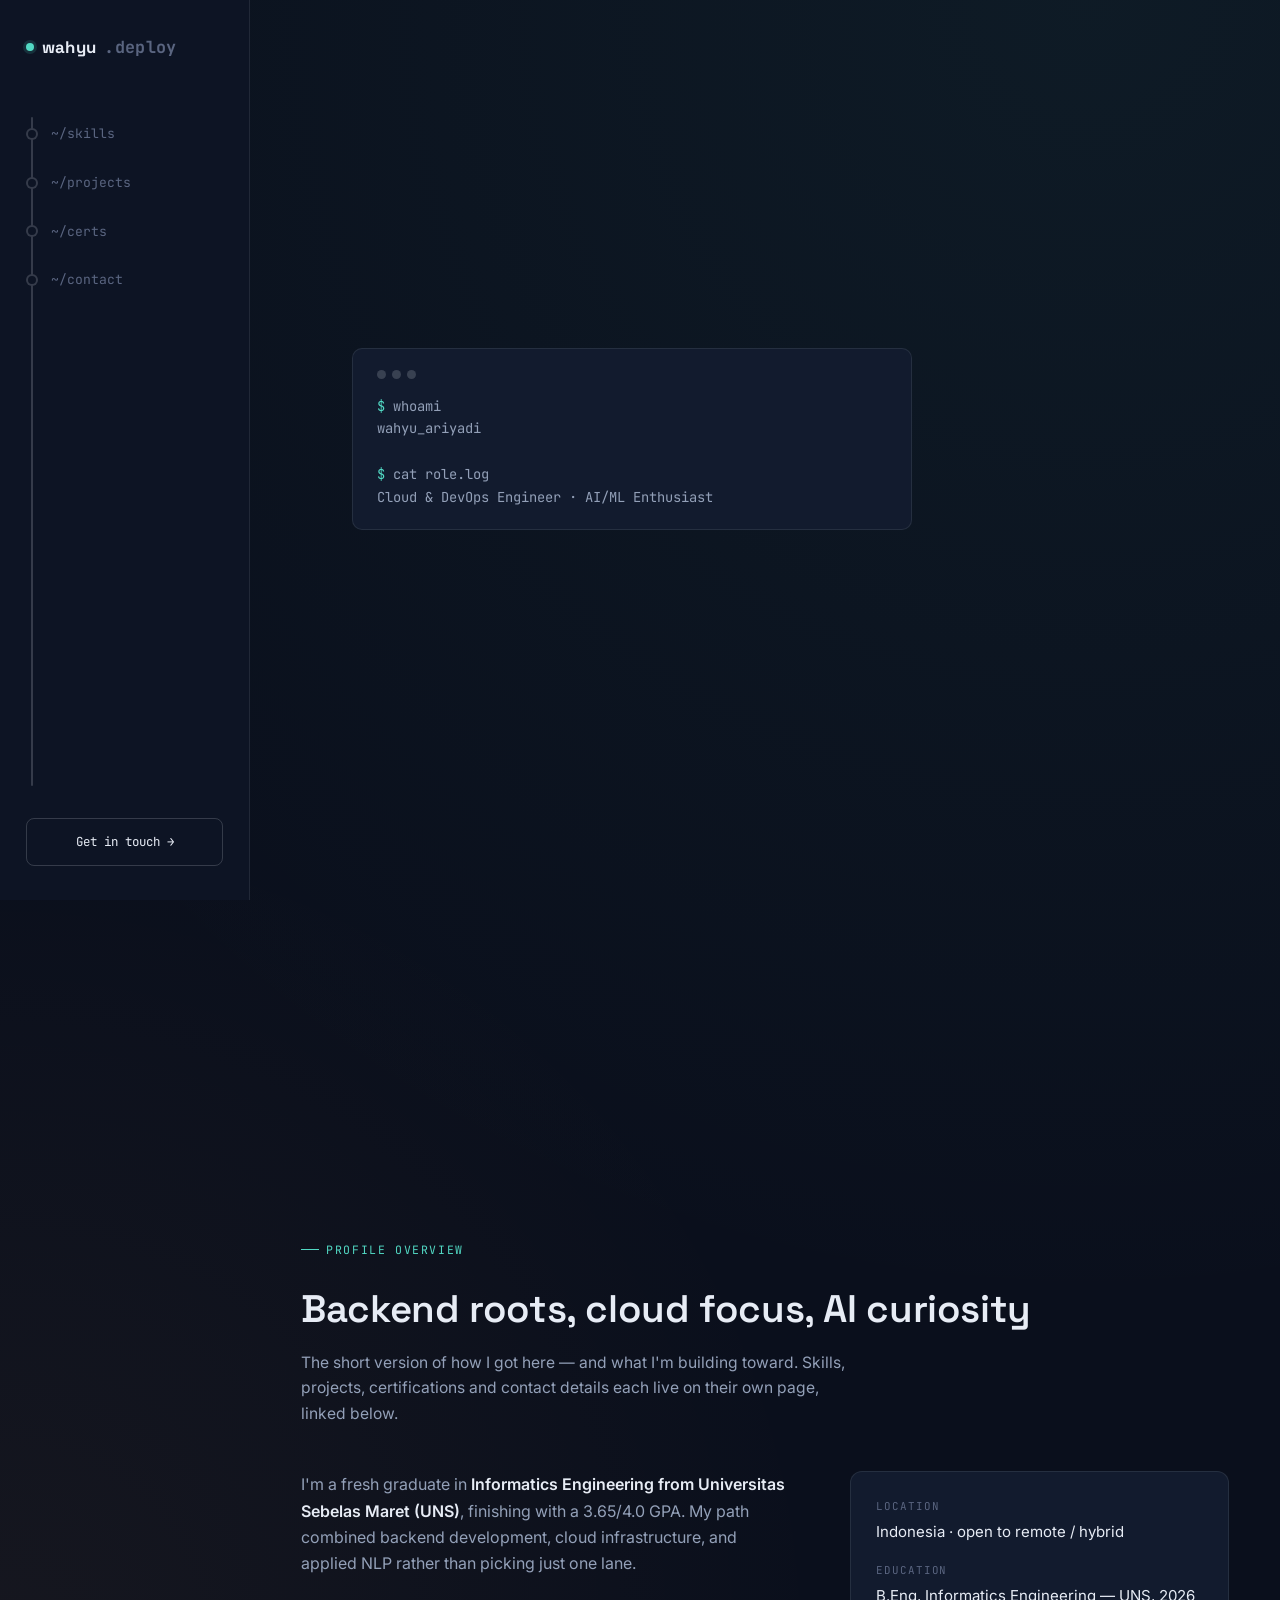
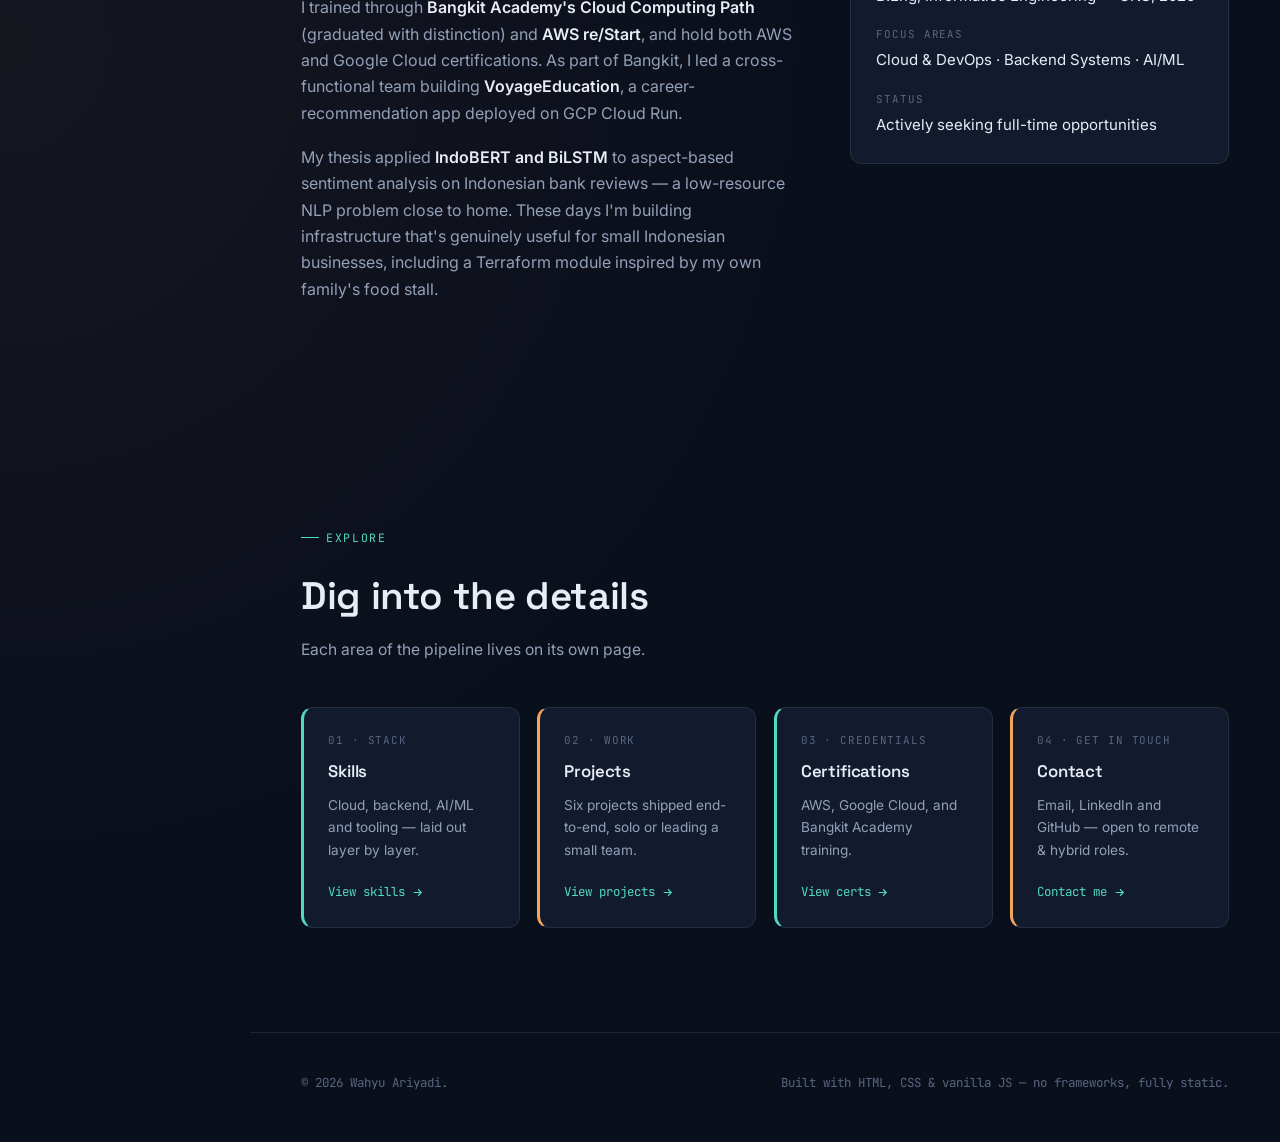
<file: index.html>
<!DOCTYPE html>
<html lang="en">
<head>
<meta charset="UTF-8">
<meta name="viewport" content="width=device-width, initial-scale=1.0">
<title>Wahyu Ariyadi — Cloud &amp; DevOps Engineer</title>
<meta name="description" content="Portfolio of Wahyu Ariyadi — Cloud &amp; DevOps Engineer and AI/ML enthusiast. Fresh graduate in Informatics Engineering, UNS.">
<link rel="preconnect" href="https://fonts.googleapis.com">
<link rel="preconnect" href="https://fonts.gstatic.com" crossorigin>
<link href="https://fonts.googleapis.com/css2?family=Space+Grotesk:wght@500;600;700&family=Inter:wght@400;500;600&family=JetBrains+Mono:wght@400;500;600&display=swap" rel="stylesheet">
<link rel="stylesheet" href="style.css">
<link rel="icon" type="image/svg+xml" href="favicon.svg">
<link rel="icon" type="image/png" sizes="32x32" href="favicon-32.png">
<link rel="icon" type="image/png" sizes="16x16" href="favicon-16.png">
<link rel="apple-touch-icon" href="apple-touch-icon.png">
</head>
<body data-page="index">

  <!-- ============ DESKTOP SIDEBAR NAV ============ -->
  <nav class="pipeline-nav" aria-label="Section navigation">
    <a class="nav-brand" href="index.html"><span class="dot"></span> wahyu<span class="mono" style="color:var(--text-mute)">.deploy</span></a>
    <ul class="nav-stages" id="navStages">
      <div class="track"></div>
      <div class="track-fill" id="trackFill"></div>
      <li data-target="skills"><a href="skills.html"><span class="node"></span><span>~/skills</span></a></li>
      <li data-target="projects"><a href="projects.html"><span class="node"></span><span>~/projects</span></a></li>
      <li data-target="certifications"><a href="certifications.html"><span class="node"></span><span>~/certs</span></a></li>
      <li data-target="contact"><a href="contact.html"><span class="node"></span><span>~/contact</span></a></li>
    </ul>
    <a class="nav-cta" href="contact.html">Get in touch →</a>
  </nav>

  <!-- ============ MOBILE TOP BAR ============ -->
  <div class="mobile-bar">
    <a class="nav-brand" href="index.html"><span class="dot"></span> wahyu.deploy</a>
    <button class="mobile-toggle" id="mobileToggle" aria-label="Open navigation" aria-expanded="false">
      <svg viewBox="0 0 24 24" fill="none" stroke="currentColor" stroke-width="1.8"><line x1="3" y1="6" x2="21" y2="6"/><line x1="3" y1="12" x2="21" y2="12"/><line x1="3" y1="18" x2="21" y2="18"/></svg>
    </button>
  </div>
  <div class="mobile-progress" id="mobileProgress"></div>

  <div class="mobile-overlay" id="mobileOverlay">
    <ul id="mobileStages">
      <li class="home-item"><a href="index.html"><span class="node"></span>~/home</a></li>
      <li data-target="skills"><a href="skills.html"><span class="node"></span>~/skills</a></li>
      <li data-target="projects"><a href="projects.html"><span class="node"></span>~/projects</a></li>
      <li data-target="certifications"><a href="certifications.html"><span class="node"></span>~/certs</a></li>
      <li data-target="contact"><a href="contact.html"><span class="node"></span>~/contact</a></li>
    </ul>
  </div>

  <main>
    <!-- ============ HERO ============ -->
    <section id="hero">
      <div class="hero-inner">
        <div class="terminal">
          <div class="terminal-head"><span></span><span></span><span></span></div>
          <div class="terminal-body" id="terminalBody"></div>
        </div>
        <h1 class="hero-name" id="heroName">Wahyu Ariyadi <span class="accent">.</span></h1>
        <p class="hero-tagline" id="heroTagline">Cloud &amp; DevOps Engineer building reliable, low-cost infrastructure — with an AI/ML edge. Fresh graduate ready to ship.</p>
        <div class="hero-cta" id="heroCta">
          <a class="btn btn-primary" href="projects.html">
            View Projects
            <svg viewBox="0 0 24 24" fill="none" stroke="currentColor" stroke-width="2"><path d="M5 12h14M13 6l6 6-6 6"/></svg>
          </a>
          <a class="btn btn-outline" href="https://drive.google.com/file/d/1XT6VX0R2ac3Sok4vpwoUoUvRlZqza7V4/view?usp=sharing" target="_blank" rel="noopener noreferrer">
              Download CV
            <svg viewBox="0 0 24 24" fill="none" stroke="currentColor" stroke-width="2"><path d="M12 3v12m0 0l-4-4m4 4l4-4M4 21h16"/></svg>
          </a>
        </div>
      </div>
    </section>

    <!-- ============ OVERVIEW (About + Background) ============ -->
    <section id="overview">
      <div class="eyebrow">Profile Overview</div>
      <h2 class="section-title reveal">Backend roots, cloud focus, AI curiosity</h2>
      <p class="section-sub reveal">The short version of how I got here — and what I'm building toward. Skills, projects, certifications and contact details each live on their own page, linked below.</p>
      <div class="about-grid">
        <div class="reveal">
          <p>I'm a fresh graduate in <strong>Informatics Engineering from Universitas Sebelas Maret (UNS)</strong>, finishing with a 3.65/4.0 GPA. My path combined backend development, cloud infrastructure, and applied NLP rather than picking just one lane.</p>
          <p>I trained through <strong>Bangkit Academy's Cloud Computing Path</strong> (graduated with distinction) and <strong>AWS re/Start</strong>, and hold both AWS and Google Cloud certifications. As part of Bangkit, I led a cross-functional team building <strong>VoyageEducation</strong>, a career-recommendation app deployed on GCP Cloud Run.</p>
          <p>My thesis applied <strong>IndoBERT and BiLSTM</strong> to aspect-based sentiment analysis on Indonesian bank reviews — a low-resource NLP problem close to home. These days I'm building infrastructure that's genuinely useful for small Indonesian businesses, including a Terraform module inspired by my own family's food stall.</p>
        </div>
        <dl class="facts reveal">
          <dt>Location</dt>
          <dd>Indonesia · open to remote / hybrid</dd>
          <dt>Education</dt>
          <dd>B.Eng, Informatics Engineering — UNS, 2026</dd>
          <dt>Focus areas</dt>
          <dd>Cloud &amp; DevOps · Backend Systems · AI/ML</dd>
          <dt>Status</dt>
          <dd>Actively seeking full-time opportunities</dd>
        </dl>
      </div>
    </section>

    <!-- ============ EXPLORE (links to the other pages) ============ -->
    <section id="explore">
      <div class="eyebrow">Explore</div>
      <h2 class="section-title reveal">Dig into the details</h2>
      <p class="section-sub reveal">Each area of the pipeline lives on its own page.</p>
      <div class="explore-grid">
        <a class="explore-card reveal" href="skills.html">
          <div class="tag">01 · Stack</div>
          <h3>Skills</h3>
          <p>Cloud, backend, AI/ML and tooling — laid out layer by layer.</p>
          <span class="go">View skills <svg viewBox="0 0 24 24" fill="none" stroke="currentColor" stroke-width="2"><path d="M5 12h14M13 6l6 6-6 6"/></svg></span>
        </a>
        <a class="explore-card reveal" href="projects.html">
          <div class="tag">02 · Work</div>
          <h3>Projects</h3>
          <p>Six projects shipped end-to-end, solo or leading a small team.</p>
          <span class="go">View projects <svg viewBox="0 0 24 24" fill="none" stroke="currentColor" stroke-width="2"><path d="M5 12h14M13 6l6 6-6 6"/></svg></span>
        </a>
        <a class="explore-card reveal" href="certifications.html">
          <div class="tag">03 · Credentials</div>
          <h3>Certifications</h3>
          <p>AWS, Google Cloud, and Bangkit Academy training.</p>
          <span class="go">View certs <svg viewBox="0 0 24 24" fill="none" stroke="currentColor" stroke-width="2"><path d="M5 12h14M13 6l6 6-6 6"/></svg></span>
        </a>
        <a class="explore-card reveal" href="contact.html">
          <div class="tag">04 · Get in touch</div>
          <h3>Contact</h3>
          <p>Email, LinkedIn and GitHub — open to remote &amp; hybrid roles.</p>
          <span class="go">Contact me <svg viewBox="0 0 24 24" fill="none" stroke="currentColor" stroke-width="2"><path d="M5 12h14M13 6l6 6-6 6"/></svg></span>
        </a>
      </div>
    </section>

    <footer>
      <span>© 2026 Wahyu Ariyadi.</span>
      <span>Built with HTML, CSS &amp; vanilla JS — no frameworks, fully static.</span>
    </footer>
  </main>

<script src="script.js" defer></script>
</body>
</html>
</file>
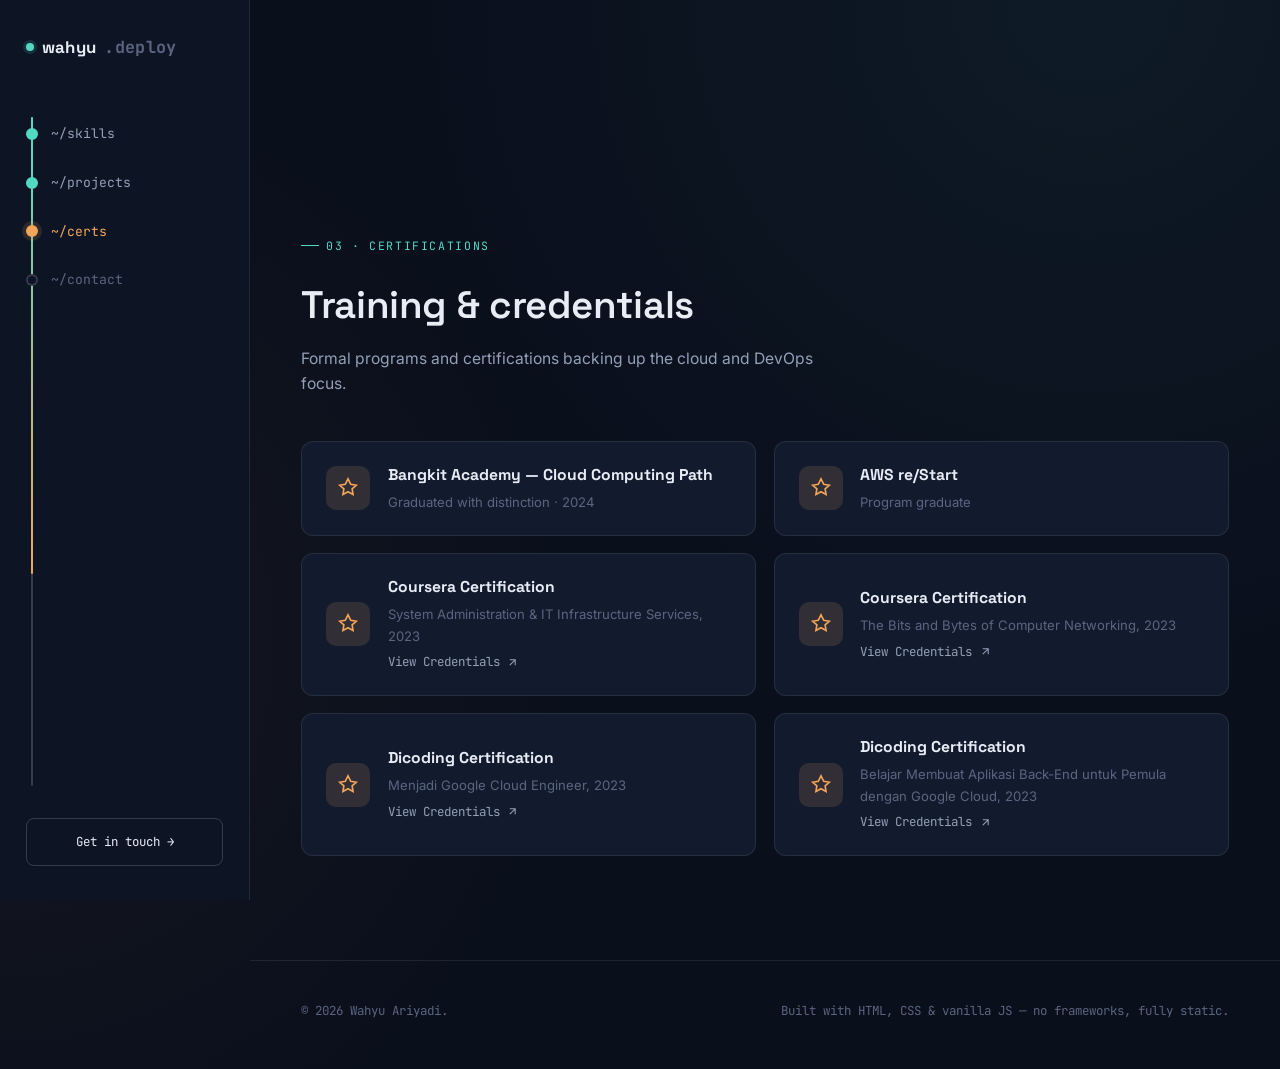
<file: certifications.html>
<!DOCTYPE html>
<html lang="en">
<head>
<meta charset="UTF-8">
<meta name="viewport" content="width=device-width, initial-scale=1.0">
<title>Certifications — Wahyu Ariyadi</title>
<meta name="description" content="Cloud certifications and training completed by Wahyu Ariyadi.">
<link rel="preconnect" href="https://fonts.googleapis.com">
<link rel="preconnect" href="https://fonts.gstatic.com" crossorigin>
<link href="https://fonts.googleapis.com/css2?family=Space+Grotesk:wght@500;600;700&family=Inter:wght@400;500;600&family=JetBrains+Mono:wght@400;500;600&display=swap" rel="stylesheet">
<link rel="stylesheet" href="style.css">
<link rel="icon" type="image/svg+xml" href="favicon.svg">
<link rel="icon" type="image/png" sizes="32x32" href="favicon-32.png">
<link rel="icon" type="image/png" sizes="16x16" href="favicon-16.png">
<link rel="apple-touch-icon" href="apple-touch-icon.png">
</head>
<body data-page="certifications">

  <nav class="pipeline-nav" aria-label="Section navigation">
    <a class="nav-brand" href="index.html"><span class="dot"></span> wahyu<span class="mono" style="color:var(--text-mute)">.deploy</span></a>
    <ul class="nav-stages" id="navStages">
      <div class="track"></div>
      <div class="track-fill" id="trackFill"></div>
      <li data-target="skills"><a href="skills.html"><span class="node"></span><span>~/skills</span></a></li>
      <li data-target="projects"><a href="projects.html"><span class="node"></span><span>~/projects</span></a></li>
      <li data-target="certifications"><a href="certifications.html"><span class="node"></span><span>~/certs</span></a></li>
      <li data-target="contact"><a href="contact.html"><span class="node"></span><span>~/contact</span></a></li>
    </ul>
    <a class="nav-cta" href="contact.html">Get in touch →</a>
  </nav>

  <div class="mobile-bar">
    <a class="nav-brand" href="index.html"><span class="dot"></span> wahyu.deploy</a>
    <button class="mobile-toggle" id="mobileToggle" aria-label="Open navigation" aria-expanded="false">
      <svg viewBox="0 0 24 24" fill="none" stroke="currentColor" stroke-width="1.8"><line x1="3" y1="6" x2="21" y2="6"/><line x1="3" y1="12" x2="21" y2="12"/><line x1="3" y1="18" x2="21" y2="18"/></svg>
    </button>
  </div>
  <div class="mobile-progress" id="mobileProgress"></div>

  <div class="mobile-overlay" id="mobileOverlay">
    <ul id="mobileStages">
      <li class="home-item"><a href="index.html"><span class="node"></span>~/home</a></li>
      <li data-target="skills"><a href="skills.html"><span class="node"></span>~/skills</a></li>
      <li data-target="projects"><a href="projects.html"><span class="node"></span>~/projects</a></li>
      <li data-target="certifications"><a href="certifications.html"><span class="node"></span>~/certs</a></li>
      <li data-target="contact"><a href="contact.html"><span class="node"></span>~/contact</a></li>
    </ul>
  </div>

  <main>
    <section id="certifications">
      <div class="eyebrow">03 · Certifications</div>
      <h2 class="section-title reveal">Training &amp; credentials</h2>
      <p class="section-sub reveal">Formal programs and certifications backing up the cloud and DevOps focus.</p>
      <div class="cert-grid">
        <div class="cert-card reveal">
          <div class="cert-badge">
            <svg viewBox="0 0 24 24" fill="none" stroke="currentColor" stroke-width="1.8"><path d="M12 2l3 6 6 1-4.5 4 1 6L12 16l-5.5 3 1-6L3 9l6-1z"/></svg>
          </div>
          <div>
            <h4>Bangkit Academy — Cloud Computing Path</h4>
            <p>Graduated with distinction · 2024</p>
          </div>
        </div>
        <div class="cert-card reveal">
          <div class="cert-badge">
            <svg viewBox="0 0 24 24" fill="none" stroke="currentColor" stroke-width="1.8"><path d="M12 2l3 6 6 1-4.5 4 1 6L12 16l-5.5 3 1-6L3 9l6-1z"/></svg>
          </div>
          <div>
            <h4>AWS re/Start</h4>
            <p>Program graduate</p>
          </div>
        </div>
        <div class="cert-card reveal">
          <div class="cert-badge">
            <svg viewBox="0 0 24 24" fill="none" stroke="currentColor" stroke-width="1.8"><path d="M12 2l3 6 6 1-4.5 4 1 6L12 16l-5.5 3 1-6L3 9l6-1z"/></svg>
          </div>
          <div>
            <h4>Coursera Certification</h4>
            <p>System Administration & IT Infrastructure Services, 2023</p>
            <a class="card-link" href="https://www.coursera.org/account/accomplishments/certificate/KM5ZPBBAQNXC" target="_blank" rel="noopener">
            View Credentials
            <svg viewBox="0 0 24 24" fill="none" stroke="currentColor" stroke-width="2"><path d="M7 17L17 7M7 7h10v10"/></svg>
          </a>
          </div>
        </div>
        <div class="cert-card reveal">
          <div class="cert-badge">
            <svg viewBox="0 0 24 24" fill="none" stroke="currentColor" stroke-width="1.8"><path d="M12 2l3 6 6 1-4.5 4 1 6L12 16l-5.5 3 1-6L3 9l6-1z"/></svg>
          </div>
          <div>
            <h4>Coursera Certification</h4>
            <p>The Bits and Bytes of Computer Networking, 2023</p>
            <a class="card-link" href="https://www.coursera.org/account/accomplishments/certificate/ZEVYGAGN2NH7" target="_blank" rel="noopener">
            View Credentials
            <svg viewBox="0 0 24 24" fill="none" stroke="currentColor" stroke-width="2"><path d="M7 17L17 7M7 7h10v10"/></svg>
          </a>
          </div>
        </div>
        <div class="cert-card reveal">
          <div class="cert-badge">
            <svg viewBox="0 0 24 24" fill="none" stroke="currentColor" stroke-width="1.8"><path d="M12 2l3 6 6 1-4.5 4 1 6L12 16l-5.5 3 1-6L3 9l6-1z"/></svg>
          </div>
          <div>
            <h4>Dicoding Certification</h4>
            <p>Menjadi Google Cloud Engineer, 2023</p>
            <a class="card-link" href="https://www.dicoding.com/certificates/1RXY0JG0MZVM" target="_blank" rel="noopener">
            View Credentials
            <svg viewBox="0 0 24 24" fill="none" stroke="currentColor" stroke-width="2"><path d="M7 17L17 7M7 7h10v10"/></svg>
          </a>
          </div>
        </div>
          <div class="cert-card reveal">
          <div class="cert-badge">
            <svg viewBox="0 0 24 24" fill="none" stroke="currentColor" stroke-width="1.8"><path d="M12 2l3 6 6 1-4.5 4 1 6L12 16l-5.5 3 1-6L3 9l6-1z"/></svg>
          </div>
          <div>
            <h4>Dicoding Certification</h4>
            <p>Belajar Membuat Aplikasi Back-End untuk Pemula dengan Google Cloud, 2023</p>
            <a class="card-link" href="https://www.dicoding.com/certificates/4EXG4K17GPRL" target="_blank" rel="noopener">
            View Credentials
            <svg viewBox="0 0 24 24" fill="none" stroke="currentColor" stroke-width="2"><path d="M7 17L17 7M7 7h10v10"/></svg>
          </a>
          </div>
        </div>
      </div>
    </section>

    <footer>
      <span>© 2026 Wahyu Ariyadi.</span>
      <span>Built with HTML, CSS &amp; vanilla JS — no frameworks, fully static.</span>
    </footer>
  </main>

<script src="script.js" defer></script>
</body>
</html>
</file>
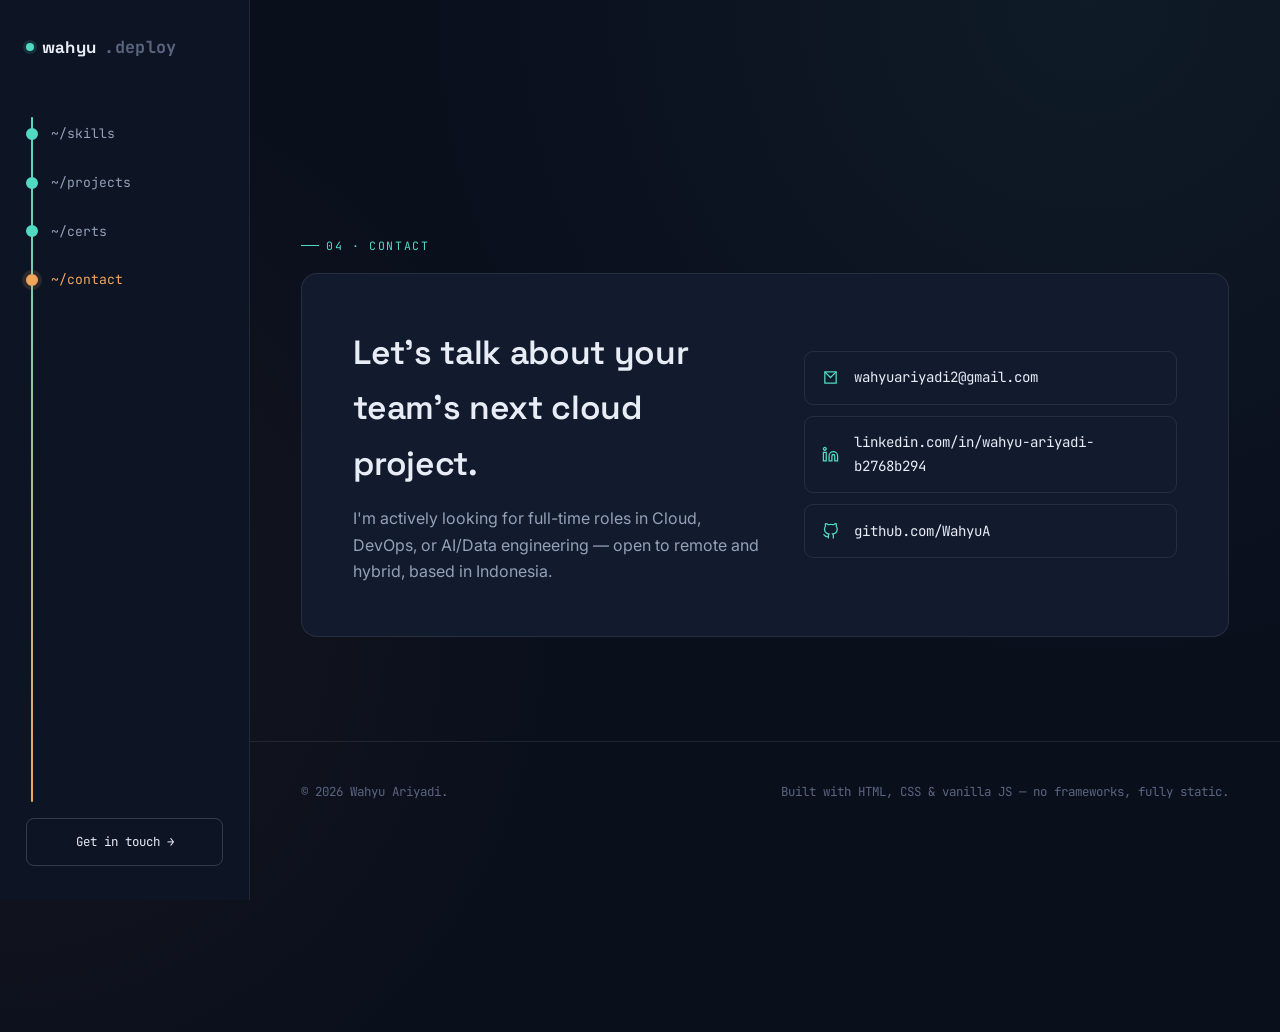
<file: contact.html>
<!DOCTYPE html>
<html lang="en">
<head>
<meta charset="UTF-8">
<meta name="viewport" content="width=device-width, initial-scale=1.0">
<title>Contact — Wahyu Ariyadi</title>
<meta name="description" content="Get in touch with Wahyu Ariyadi, Cloud &amp; DevOps Engineer, open to remote and hybrid roles.">
<link rel="preconnect" href="https://fonts.googleapis.com">
<link rel="preconnect" href="https://fonts.gstatic.com" crossorigin>
<link href="https://fonts.googleapis.com/css2?family=Space+Grotesk:wght@500;600;700&family=Inter:wght@400;500;600&family=JetBrains+Mono:wght@400;500;600&display=swap" rel="stylesheet">
<link rel="stylesheet" href="style.css">
<link rel="icon" type="image/svg+xml" href="favicon.svg">
<link rel="icon" type="image/png" sizes="32x32" href="favicon-32.png">
<link rel="icon" type="image/png" sizes="16x16" href="favicon-16.png">
<link rel="apple-touch-icon" href="apple-touch-icon.png">
</head>
<body data-page="contact">

  <nav class="pipeline-nav" aria-label="Section navigation">
    <a class="nav-brand" href="index.html"><span class="dot"></span> wahyu<span class="mono" style="color:var(--text-mute)">.deploy</span></a>
    <ul class="nav-stages" id="navStages">
      <div class="track"></div>
      <div class="track-fill" id="trackFill"></div>
      <li data-target="skills"><a href="skills.html"><span class="node"></span><span>~/skills</span></a></li>
      <li data-target="projects"><a href="projects.html"><span class="node"></span><span>~/projects</span></a></li>
      <li data-target="certifications"><a href="certifications.html"><span class="node"></span><span>~/certs</span></a></li>
      <li data-target="contact"><a href="contact.html"><span class="node"></span><span>~/contact</span></a></li>
    </ul>
    <a class="nav-cta" href="contact.html">Get in touch →</a>
  </nav>

  <div class="mobile-bar">
    <a class="nav-brand" href="index.html"><span class="dot"></span> wahyu.deploy</a>
    <button class="mobile-toggle" id="mobileToggle" aria-label="Open navigation" aria-expanded="false">
      <svg viewBox="0 0 24 24" fill="none" stroke="currentColor" stroke-width="1.8"><line x1="3" y1="6" x2="21" y2="6"/><line x1="3" y1="12" x2="21" y2="12"/><line x1="3" y1="18" x2="21" y2="18"/></svg>
    </button>
  </div>
  <div class="mobile-progress" id="mobileProgress"></div>

  <div class="mobile-overlay" id="mobileOverlay">
    <ul id="mobileStages">
      <li class="home-item"><a href="index.html"><span class="node"></span>~/home</a></li>
      <li data-target="skills"><a href="skills.html"><span class="node"></span>~/skills</a></li>
      <li data-target="projects"><a href="projects.html"><span class="node"></span>~/projects</a></li>
      <li data-target="certifications"><a href="certifications.html"><span class="node"></span>~/certs</a></li>
      <li data-target="contact"><a href="contact.html"><span class="node"></span>~/contact</a></li>
    </ul>
  </div>

  <main>
    <section id="contact">
      <div class="eyebrow">04 · Contact</div>
      <div class="contact-wrap reveal">
        <div>
          <h2>Let's talk about your team's next cloud project.</h2>
          <p>I'm actively looking for full-time roles in Cloud, DevOps, or AI/Data engineering — open to remote and hybrid, based in Indonesia.</p>
        </div>
        <div class="contact-links">
          <a class="contact-link" href="mailto:wahyuariyadi2@gmail.com">
            <svg viewBox="0 0 24 24" fill="none" stroke="currentColor" stroke-width="1.8"><path d="M4 4h16v16H4z"/><path d="M4 4l8 8 8-8"/></svg>
            wahyuariyadi2@gmail.com
          </a>
          <a class="contact-link" href="https://linkedin.com/in/wahyu-ariyadi-b2768b294" target="_blank" rel="noopener">
            <svg viewBox="0 0 24 24" fill="none" stroke="currentColor" stroke-width="1.8"><path d="M16 8a6 6 0 016 6v7h-4v-7a2 2 0 00-4 0v7h-4v-7a6 6 0 016-6z"/><rect x="2" y="9" width="4" height="12"/><circle cx="4" cy="4" r="2"/></svg>
            linkedin.com/in/wahyu-ariyadi-b2768b294
          </a>
          <a class="contact-link" href="https://github.com/WahyuAriyadi" target="_blank" rel="noopener">
            <svg viewBox="0 0 24 24" fill="none" stroke="currentColor" stroke-width="1.8"><path d="M9 19c-5 1.5-5-2.5-7-3m14 6v-3.87a3.37 3.37 0 00-.94-2.61c3.14-.35 6.44-1.54 6.44-7A5.44 5.44 0 0020 4.77 5.07 5.07 0 0019.91 1S18.73.65 16 2.48a13.38 13.38 0 00-7 0C6.27.65 5.09 1 5.09 1A5.07 5.07 0 005 4.77a5.44 5.44 0 00-1.5 3.78c0 5.42 3.3 6.61 6.44 7A3.37 3.37 0 009 18.13V22"/></svg>
            github.com/WahyuA
          </a>
        </div>
      </div>
    </section>

    <footer>
      <span>© 2026 Wahyu Ariyadi.</span>
      <span>Built with HTML, CSS &amp; vanilla JS — no frameworks, fully static.</span>
    </footer>
  </main>

<script src="script.js" defer></script>
</body>
</html>
</file>
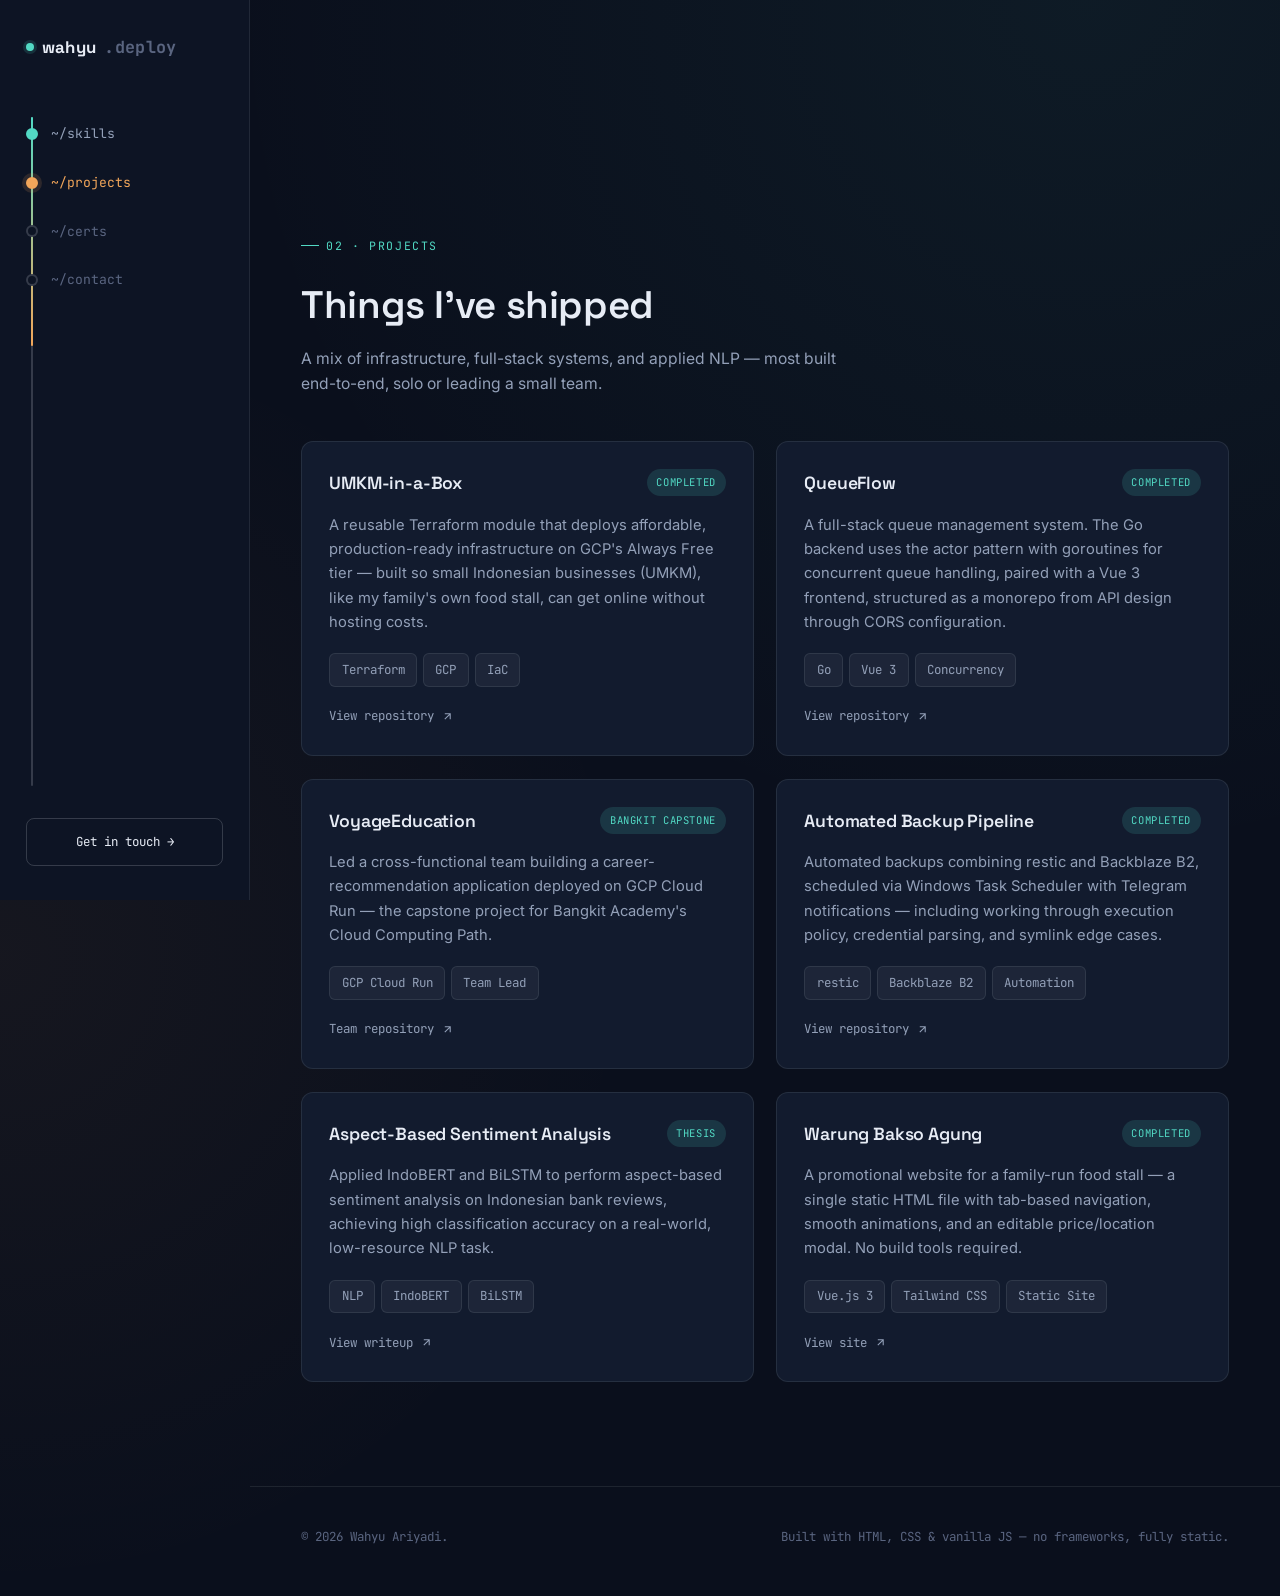
<file: projects.html>
<!DOCTYPE html>
<html lang="en">
<head>
<meta charset="UTF-8">
<meta name="viewport" content="width=device-width, initial-scale=1.0">
<title>Projects — Wahyu Ariyadi</title>
<meta name="description" content="Cloud, backend and NLP projects built by Wahyu Ariyadi.">
<link rel="preconnect" href="https://fonts.googleapis.com">
<link rel="preconnect" href="https://fonts.gstatic.com" crossorigin>
<link href="https://fonts.googleapis.com/css2?family=Space+Grotesk:wght@500;600;700&family=Inter:wght@400;500;600&family=JetBrains+Mono:wght@400;500;600&display=swap" rel="stylesheet">
<link rel="stylesheet" href="style.css">
<link rel="icon" type="image/svg+xml" href="favicon.svg">
<link rel="icon" type="image/png" sizes="32x32" href="favicon-32.png">
<link rel="icon" type="image/png" sizes="16x16" href="favicon-16.png">
<link rel="apple-touch-icon" href="apple-touch-icon.png">
</head>
<body data-page="projects">

  <nav class="pipeline-nav" aria-label="Section navigation">
    <a class="nav-brand" href="index.html"><span class="dot"></span> wahyu<span class="mono" style="color:var(--text-mute)">.deploy</span></a>
    <ul class="nav-stages" id="navStages">
      <div class="track"></div>
      <div class="track-fill" id="trackFill"></div>
      <li data-target="skills"><a href="skills.html"><span class="node"></span><span>~/skills</span></a></li>
      <li data-target="projects"><a href="projects.html"><span class="node"></span><span>~/projects</span></a></li>
      <li data-target="certifications"><a href="certifications.html"><span class="node"></span><span>~/certs</span></a></li>
      <li data-target="contact"><a href="contact.html"><span class="node"></span><span>~/contact</span></a></li>
    </ul>
    <a class="nav-cta" href="contact.html">Get in touch →</a>
  </nav>

  <div class="mobile-bar">
    <a class="nav-brand" href="index.html"><span class="dot"></span> wahyu.deploy</a>
    <button class="mobile-toggle" id="mobileToggle" aria-label="Open navigation" aria-expanded="false">
      <svg viewBox="0 0 24 24" fill="none" stroke="currentColor" stroke-width="1.8"><line x1="3" y1="6" x2="21" y2="6"/><line x1="3" y1="12" x2="21" y2="12"/><line x1="3" y1="18" x2="21" y2="18"/></svg>
    </button>
  </div>
  <div class="mobile-progress" id="mobileProgress"></div>

  <div class="mobile-overlay" id="mobileOverlay">
    <ul id="mobileStages">
      <li class="home-item"><a href="index.html"><span class="node"></span>~/home</a></li>
      <li data-target="skills"><a href="skills.html"><span class="node"></span>~/skills</a></li>
      <li data-target="projects"><a href="projects.html"><span class="node"></span>~/projects</a></li>
      <li data-target="certifications"><a href="certifications.html"><span class="node"></span>~/certs</a></li>
      <li data-target="contact"><a href="contact.html"><span class="node"></span>~/contact</a></li>
    </ul>
  </div>

  <main>
    <section id="projects">
      <div class="eyebrow">02 · Projects</div>
      <h2 class="section-title reveal">Things I've shipped</h2>
      <p class="section-sub reveal">A mix of infrastructure, full-stack systems, and applied NLP — most built end-to-end, solo or leading a small team.</p>
      <div class="project-grid">

        <article class="card reveal">
          <div class="card-top">
            <h3>UMKM-in-a-Box</h3>
            <span class="status-pill status-done">Completed</span>
          </div>
          <p class="desc">A reusable Terraform module that deploys affordable, production-ready infrastructure on GCP's Always Free tier — built so small Indonesian businesses (UMKM), like my family's own food stall, can get online without hosting costs.</p>
          <div class="card-tags"><span class="chip">Terraform</span><span class="chip">GCP</span><span class="chip">IaC</span></div>
          <a class="card-link" href="https://github.com/WahyuAriyadi/UMKM_IN_A_BOX.git" target="_blank" rel="noopener">
            View repository
            <svg viewBox="0 0 24 24" fill="none" stroke="currentColor" stroke-width="2"><path d="M7 17L17 7M7 7h10v10"/></svg>
          </a>
        </article>

        <article class="card reveal">
          <div class="card-top">
            <h3>QueueFlow</h3>
            <span class="status-pill status-done">Completed</span>
          </div>
          <p class="desc">A full-stack queue management system. The Go backend uses the actor pattern with goroutines for concurrent queue handling, paired with a Vue 3 frontend, structured as a monorepo from API design through CORS configuration.</p>
          <div class="card-tags"><span class="chip">Go</span><span class="chip">Vue 3</span><span class="chip">Concurrency</span></div>
          <a class="card-link" href="https://github.com/WahyuAriyadi/queueflow.git" target="_blank" rel="noopener">
            View repository
            <svg viewBox="0 0 24 24" fill="none" stroke="currentColor" stroke-width="2"><path d="M7 17L17 7M7 7h10v10"/></svg>
          </a>
        </article>

        <article class="card reveal">
          <div class="card-top">
            <h3>VoyageEducation</h3>
            <span class="status-pill status-done">Bangkit Capstone</span>
          </div>
          <p class="desc">Led a cross-functional team building a career-recommendation application deployed on GCP Cloud Run — the capstone project for Bangkit Academy's Cloud Computing Path.</p>
          <div class="card-tags"><span class="chip">GCP Cloud Run</span><span class="chip">Team Lead</span></div>
          <a class="card-link" href="https://github.com/mhmmdshiddiq/voyage_education.git" target="_blank" rel="noopener">
            Team repository
            <svg viewBox="0 0 24 24" fill="none" stroke="currentColor" stroke-width="2"><path d="M7 17L17 7M7 7h10v10"/></svg>
          </a>
        </article>

        <article class="card reveal">
          <div class="card-top">
            <h3>Automated Backup Pipeline</h3>
            <span class="status-pill status-done">Completed</span>
          </div>
          <p class="desc">Automated backups combining restic and Backblaze B2, scheduled via Windows Task Scheduler with Telegram notifications — including working through execution policy, credential parsing, and symlink edge cases.</p>
          <div class="card-tags"><span class="chip">restic</span><span class="chip">Backblaze B2</span><span class="chip">Automation</span></div>
          <a class="card-link" href="https://github.com/WahyuAriyadi/BackUp.git" target="_blank" rel="noopener">
            View repository
            <svg viewBox="0 0 24 24" fill="none" stroke="currentColor" stroke-width="2"><path d="M7 17L17 7M7 7h10v10"/></svg>
          </a>
        </article>

        <article class="card reveal">
          <div class="card-top">
            <h3>Aspect-Based Sentiment Analysis</h3>
            <span class="status-pill status-done">Thesis</span>
          </div>
          <p class="desc">Applied IndoBERT and BiLSTM to perform aspect-based sentiment analysis on Indonesian bank reviews, achieving high classification accuracy on a real-world, low-resource NLP task.</p>
          <div class="card-tags"><span class="chip">NLP</span><span class="chip">IndoBERT</span><span class="chip">BiLSTM</span></div>
          <a class="card-link" href="https://github.com/WahyuAriyadi/Sentiment-Aspect-Analysis-of-Bank-Reviews-Using-IndoBERT-and-Bi-LSTM.git" target="_blank" rel="noopener">
            View writeup
            <svg viewBox="0 0 24 24" fill="none" stroke="currentColor" stroke-width="2"><path d="M7 17L17 7M7 7h10v10"/></svg>
          </a>
        </article>

        <article class="card reveal">
          <div class="card-top">
            <h3>Warung Bakso Agung</h3>
            <span class="status-pill status-done">Completed</span>
          </div>
          <p class="desc">A promotional website for a family-run food stall — a single static HTML file with tab-based navigation, smooth animations, and an editable price/location modal. No build tools required.</p>
          <div class="card-tags"><span class="chip">Vue.js 3</span><span class="chip">Tailwind CSS</span><span class="chip">Static Site</span></div>
          <a class="card-link" href="https://warung-bakso-with-vue.vercel.app/" target="_blank" rel="noopener">
            View site
            <svg viewBox="0 0 24 24" fill="none" stroke="currentColor" stroke-width="2"><path d="M7 17L17 7M7 7h10v10"/></svg>
          </a>
        </article>

      </div>
    </section>

    <footer>
      <span>© 2026 Wahyu Ariyadi.</span>
      <span>Built with HTML, CSS &amp; vanilla JS — no frameworks, fully static.</span>
    </footer>
  </main>

<script src="script.js" defer></script>
</body>
</html>
</file>
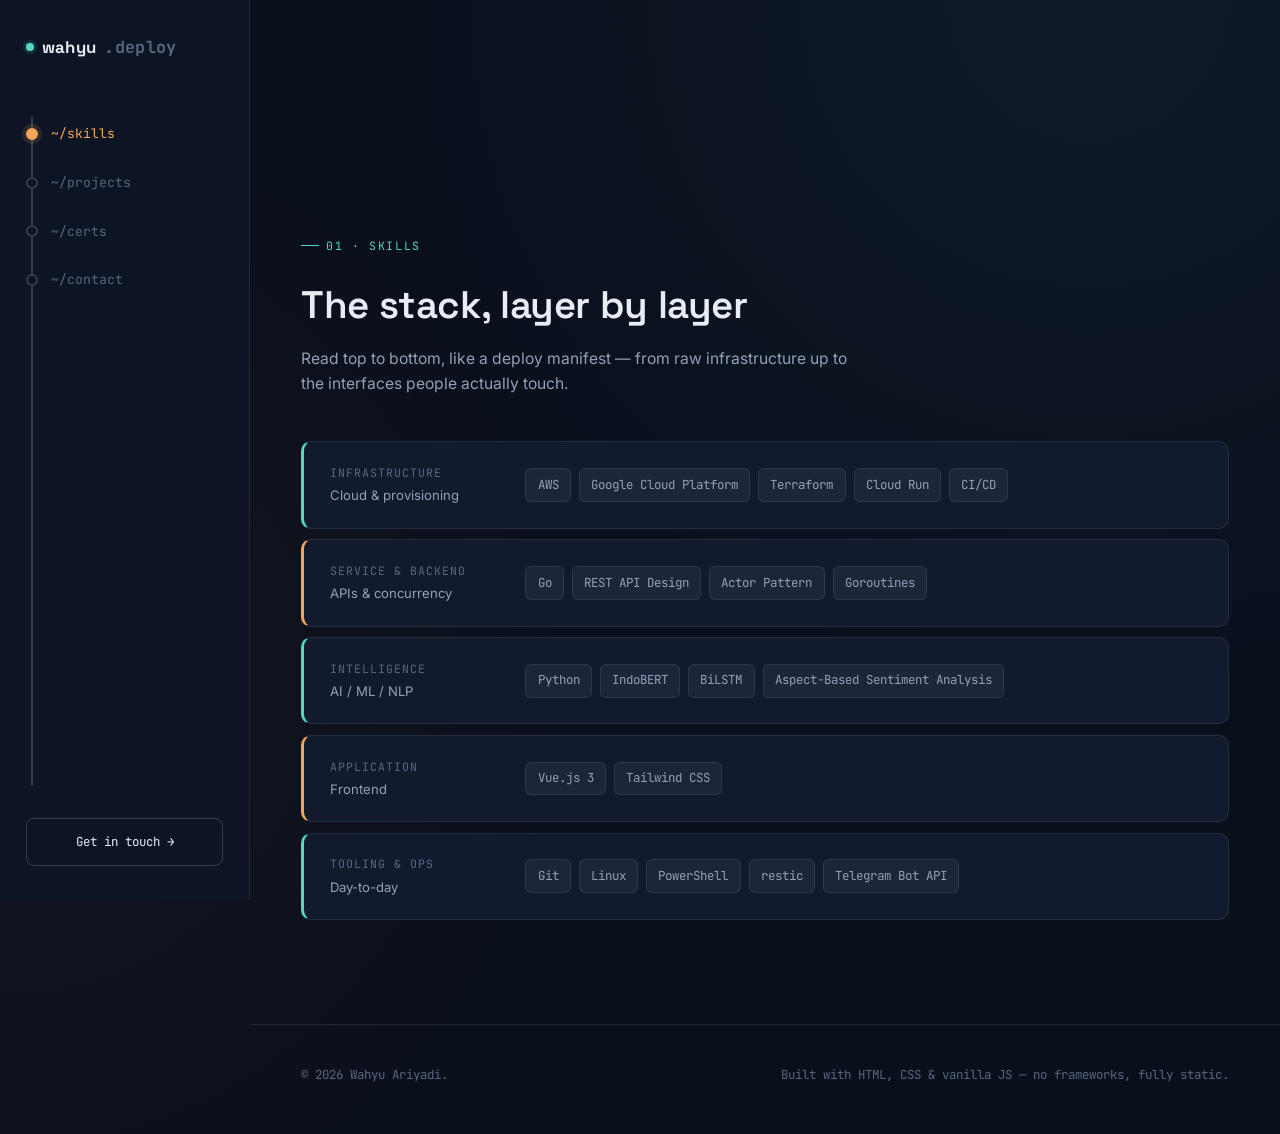
<file: skills.html>
<!DOCTYPE html>
<html lang="en">
<head>
<meta charset="UTF-8">
<meta name="viewport" content="width=device-width, initial-scale=1.0">
<title>Skills — Wahyu Ariyadi</title>
<meta name="description" content="Cloud, backend, and AI/ML skills of Wahyu Ariyadi, Cloud &amp; DevOps Engineer.">
<link rel="preconnect" href="https://fonts.googleapis.com">
<link rel="preconnect" href="https://fonts.gstatic.com" crossorigin>
<link href="https://fonts.googleapis.com/css2?family=Space+Grotesk:wght@500;600;700&family=Inter:wght@400;500;600&family=JetBrains+Mono:wght@400;500;600&display=swap" rel="stylesheet">
<link rel="stylesheet" href="style.css">
<link rel="icon" type="image/svg+xml" href="favicon.svg">
<link rel="icon" type="image/png" sizes="32x32" href="favicon-32.png">
<link rel="icon" type="image/png" sizes="16x16" href="favicon-16.png">
<link rel="apple-touch-icon" href="apple-touch-icon.png">
</head>
<body data-page="skills">

  <nav class="pipeline-nav" aria-label="Section navigation">
    <a class="nav-brand" href="index.html"><span class="dot"></span> wahyu<span class="mono" style="color:var(--text-mute)">.deploy</span></a>
    <ul class="nav-stages" id="navStages">
      <div class="track"></div>
      <div class="track-fill" id="trackFill"></div>
      <li data-target="skills"><a href="skills.html"><span class="node"></span><span>~/skills</span></a></li>
      <li data-target="projects"><a href="projects.html"><span class="node"></span><span>~/projects</span></a></li>
      <li data-target="certifications"><a href="certifications.html"><span class="node"></span><span>~/certs</span></a></li>
      <li data-target="contact"><a href="contact.html"><span class="node"></span><span>~/contact</span></a></li>
    </ul>
    <a class="nav-cta" href="contact.html">Get in touch →</a>
  </nav>

  <div class="mobile-bar">
    <a class="nav-brand" href="index.html"><span class="dot"></span> wahyu.deploy</a>
    <button class="mobile-toggle" id="mobileToggle" aria-label="Open navigation" aria-expanded="false">
      <svg viewBox="0 0 24 24" fill="none" stroke="currentColor" stroke-width="1.8"><line x1="3" y1="6" x2="21" y2="6"/><line x1="3" y1="12" x2="21" y2="12"/><line x1="3" y1="18" x2="21" y2="18"/></svg>
    </button>
  </div>
  <div class="mobile-progress" id="mobileProgress"></div>

  <div class="mobile-overlay" id="mobileOverlay">
    <ul id="mobileStages">
      <li class="home-item"><a href="index.html"><span class="node"></span>~/home</a></li>
      <li data-target="skills"><a href="skills.html"><span class="node"></span>~/skills</a></li>
      <li data-target="projects"><a href="projects.html"><span class="node"></span>~/projects</a></li>
      <li data-target="certifications"><a href="certifications.html"><span class="node"></span>~/certs</a></li>
      <li data-target="contact"><a href="contact.html"><span class="node"></span>~/contact</a></li>
    </ul>
  </div>

  <main>
    <section id="skills">
      <div class="eyebrow">01 · Skills</div>
      <h2 class="section-title reveal">The stack, layer by layer</h2>
      <p class="section-sub reveal">Read top to bottom, like a deploy manifest — from raw infrastructure up to the interfaces people actually touch.</p>
      <div class="stack">
        <div class="stack-layer reveal">
          <div class="layer-label">Infrastructure<small>Cloud &amp; provisioning</small></div>
          <div class="chips">
            <span class="chip">AWS</span><span class="chip">Google Cloud Platform</span><span class="chip">Terraform</span><span class="chip">Cloud Run</span><span class="chip">CI/CD</span>
          </div>
        </div>
        <div class="stack-layer reveal">
          <div class="layer-label">Service &amp; Backend<small>APIs &amp; concurrency</small></div>
          <div class="chips">
            <span class="chip">Go</span><span class="chip">REST API Design</span><span class="chip">Actor Pattern</span><span class="chip">Goroutines</span>
          </div>
        </div>
        <div class="stack-layer reveal">
          <div class="layer-label">Intelligence<small>AI / ML / NLP</small></div>
          <div class="chips">
            <span class="chip">Python</span><span class="chip">IndoBERT</span><span class="chip">BiLSTM</span><span class="chip">Aspect-Based Sentiment Analysis</span>
          </div>
        </div>
        <div class="stack-layer reveal">
          <div class="layer-label">Application<small>Frontend</small></div>
          <div class="chips">
            <span class="chip">Vue.js 3</span><span class="chip">Tailwind CSS</span>
          </div>
        </div>
        <div class="stack-layer reveal">
          <div class="layer-label">Tooling &amp; Ops<small>Day-to-day</small></div>
          <div class="chips">
            <span class="chip">Git</span><span class="chip">Linux</span><span class="chip">PowerShell</span><span class="chip">restic</span><span class="chip">Telegram Bot API</span>
          </div>
        </div>
      </div>
    </section>

    <footer>
      <span>© 2026 Wahyu Ariyadi.</span>
      <span>Built with HTML, CSS &amp; vanilla JS — no frameworks, fully static.</span>
    </footer>
  </main>

<script src="script.js" defer></script>
</body>
</html>
</file>
<file: style.css>
/* ============ TOKENS ============ */
:root{
  --bg: #0A0F1C;
  --bg-alt: #0D1424;
  --panel: #121B2E;
  --panel-hover: #17223A;
  --border: rgba(232,237,245,0.09);
  --border-strong: rgba(232,237,245,0.18);
  --text: #E7ECF5;
  --text-dim: #93A0B8;
  --text-mute: #5A6580;
  --amber: #F2A65A;
  --amber-dim: rgba(242,166,90,0.14);
  --teal: #52D9C4;
  --teal-dim: rgba(82,217,196,0.14);
  --font-display: 'Space Grotesk', sans-serif;
  --font-body: 'Inter', sans-serif;
  --font-mono: 'JetBrains Mono', monospace;
  --nav-w: 250px;
  --ease: cubic-bezier(.4,0,.2,1);
}

*,*::before,*::after{ box-sizing:border-box; margin:0; padding:0; }
html{ scroll-behavior:smooth; }
@media (prefers-reduced-motion: reduce){
  html{ scroll-behavior:auto; }
  *,*::before,*::after{ animation-duration:0.001ms !important; animation-iteration-count:1 !important; transition-duration:0.001ms !important; scroll-behavior:auto !important; }
}

body{
  background:var(--bg);
  color:var(--text);
  font-family:var(--font-body);
  line-height:1.65;
  -webkit-font-smoothing:antialiased;
  background-image:
    radial-gradient(circle at 85% 0%, rgba(82,217,196,0.06), transparent 45%),
    radial-gradient(circle at 0% 60%, rgba(242,166,90,0.05), transparent 40%);
}

a{ color:inherit; text-decoration:none; }
ul{ list-style:none; }
img{ max-width:100%; display:block; }
::selection{ background:var(--amber); color:#161005; }

a:focus-visible, button:focus-visible{
  outline:2px solid var(--teal);
  outline-offset:3px;
  border-radius:4px;
}

.mono{ font-family:var(--font-mono); }

.eyebrow{
  font-family:var(--font-mono);
  font-size:0.72rem;
  letter-spacing:0.14em;
  text-transform:uppercase;
  color:var(--teal);
  display:flex;
  align-items:center;
  gap:0.6em;
  margin-bottom:1.1rem;
}
.eyebrow::before{
  content:'';
  width:18px; height:1px;
  background:var(--teal);
  display:inline-block;
}

h1,h2,h3{ font-family:var(--font-display); font-weight:600; letter-spacing:-0.01em; }

.section-title{ font-size:clamp(1.7rem, 3vw, 2.4rem); margin-bottom:0.6rem; }
.section-sub{ color:var(--text-dim); max-width:56ch; margin-bottom:2.75rem; font-size:0.98rem; }

/* ============ LAYOUT ============ */
main{ margin-left:var(--nav-w); min-height:100vh; }
section{ padding:6.5rem 4vw 6.5rem; max-width:1180px; }
section#hero{ padding-top:0; max-width:none; }

/* ============ SIDEBAR / PIPELINE NAV ============ */
.pipeline-nav{
  position:fixed;
  top:0; left:0; bottom:0;
  width:var(--nav-w);
  border-right:1px solid var(--border);
  background:var(--bg-alt);
  display:flex;
  flex-direction:column;
  padding:2.1rem 1.6rem;
  z-index:100;
}
.nav-brand{
  font-family:var(--font-display);
  font-weight:700;
  font-size:1.05rem;
  letter-spacing:0.02em;
  margin-bottom:3rem;
  display:flex;
  align-items:center;
  gap:0.5rem;
}
.nav-brand .dot{
  width:8px; height:8px; border-radius:50%;
  background:var(--teal);
  box-shadow:0 0 0 3px var(--teal-dim);
  flex-shrink:0;
}

.nav-stages{ position:relative; flex:1; }
.nav-stages .track{
  position:absolute; left:5px; top:8px; bottom:8px; width:2px;
  background:var(--border-strong); border-radius:2px;
}
.nav-stages .track-fill{
  position:absolute; left:5px; top:8px; width:2px; height:0%;
  background:linear-gradient(180deg, var(--teal), var(--amber));
  border-radius:2px;
  transition:height 0.6s var(--ease);
}
.nav-stages li{ position:relative; }
.nav-stages a{
  display:flex; align-items:center; gap:0.85rem;
  padding:0.85rem 0;
  font-family:var(--font-mono); font-size:0.82rem;
  color:var(--text-mute);
  transition:color 0.25s var(--ease);
}
.nav-stages .node{
  width:12px; height:12px; border-radius:50%;
  background:var(--bg-alt); border:2px solid var(--border-strong);
  flex-shrink:0; position:relative; z-index:2;
  transition:border-color 0.3s var(--ease), background 0.3s var(--ease), box-shadow 0.3s var(--ease);
}
.nav-stages a:hover{ color:var(--text); }
.nav-stages a:hover .node{ border-color:var(--teal); }
.nav-stages li.done a{ color:var(--text-dim); }
.nav-stages li.done .node{ background:var(--teal); border-color:var(--teal); }
.nav-stages li.active a{ color:var(--amber); }
.nav-stages li.active .node{
  background:var(--amber); border-color:var(--amber);
  box-shadow:0 0 0 4px var(--amber-dim);
  animation:pulse-node 1.8s ease-in-out infinite;
}
@keyframes pulse-node{
  0%,100%{ box-shadow:0 0 0 4px var(--amber-dim); }
  50%{ box-shadow:0 0 0 7px transparent; }
}

.nav-home-link{
  font-family:var(--font-mono); font-size:0.76rem; color:var(--text-mute);
  display:block; margin-bottom:1.6rem;
  transition:color 0.2s var(--ease);
}
.nav-home-link:hover{ color:var(--teal); }

.nav-cta{
  margin-top:1.5rem; display:block; text-align:center;
  font-family:var(--font-mono); font-size:0.78rem;
  padding:0.8rem 1rem; border:1px solid var(--border-strong); border-radius:8px;
  color:var(--text);
  transition:background 0.25s var(--ease), border-color 0.25s var(--ease);
}
.nav-cta:hover{ background:var(--amber-dim); border-color:var(--amber); color:var(--amber); }

.mobile-bar{ display:none; }
.mobile-toggle{ display:none; }

/* ============ HERO (home page only) ============ */
.hero-inner{
  min-height:100vh; display:flex; flex-direction:column; justify-content:center;
  padding:6rem 4vw; max-width:1180px;
}
.terminal{
  font-family:var(--font-mono); font-size:0.86rem;
  background:var(--panel); border:1px solid var(--border); border-radius:10px;
  padding:1.3rem 1.5rem; max-width:560px; margin-bottom:2.6rem; min-height:9.2em;
}
.terminal-head{ display:flex; gap:6px; margin-bottom:1rem; }
.terminal-head span{ width:9px; height:9px; border-radius:50%; background:var(--border-strong); }
.terminal-body{ color:var(--text-dim); white-space:pre-wrap; }
.terminal-body .prompt{ color:var(--teal); }
.terminal-body .ok{ color:var(--teal); }
.terminal-body .ready{ color:var(--amber); }

.hero-name{
  font-size:clamp(2.4rem, 6vw, 4.3rem); line-height:1.05; margin-bottom:1rem;
  opacity:0; transform:translateY(14px);
  transition:opacity 0.7s var(--ease), transform 0.7s var(--ease);
}
.hero-name .accent{ color:var(--amber); }
.hero-tagline{
  font-size:clamp(1.05rem, 2vw, 1.25rem); color:var(--text-dim); max-width:52ch; margin-bottom:2.4rem;
  opacity:0; transform:translateY(14px);
  transition:opacity 0.7s var(--ease) 0.1s, transform 0.7s var(--ease) 0.1s;
}
.hero-cta{
  display:flex; gap:0.9rem; flex-wrap:wrap;
  opacity:0; transform:translateY(14px);
  transition:opacity 0.7s var(--ease) 0.2s, transform 0.7s var(--ease) 0.2s;
}
.hero-revealed .hero-name, .hero-revealed .hero-tagline, .hero-revealed .hero-cta{ opacity:1; transform:translateY(0); }

.btn{
  font-family:var(--font-mono); font-size:0.85rem; padding:0.85rem 1.4rem; border-radius:8px;
  display:inline-flex; align-items:center; gap:0.55rem;
  transition:transform 0.2s var(--ease), background 0.2s var(--ease), border-color 0.2s var(--ease);
  border:1px solid transparent;
}
.btn:hover{ transform:translateY(-2px); }
.btn-primary{ background:var(--amber); color:#181206; font-weight:600; }
.btn-primary:hover{ background:#f5b775; }
.btn-outline{ border-color:var(--border-strong); color:var(--text); }
.btn-outline:hover{ border-color:var(--teal); color:var(--teal); }
.btn svg{ width:15px; height:15px; }

/* ============ REVEAL ON SCROLL ============ */
.reveal{ opacity:0; transform:translateY(24px); transition:opacity 0.7s var(--ease), transform 0.7s var(--ease); }
.reveal.in{ opacity:1; transform:translateY(0); }

/* ============ ABOUT / OVERVIEW ============ */
.about-grid{ display:grid; grid-template-columns:1.3fr 1fr; gap:3.5rem; align-items:start; }
.about-grid p{ color:var(--text-dim); margin-bottom:1.1rem; }
.about-grid p strong{ color:var(--text); font-weight:600; }
.facts{ background:var(--panel); border:1px solid var(--border); border-radius:12px; padding:1.6rem; }
.facts dt{ font-family:var(--font-mono); font-size:0.68rem; letter-spacing:0.08em; text-transform:uppercase; color:var(--text-mute); margin-top:1.1rem; }
.facts dt:first-child{ margin-top:0; }
.facts dd{ color:var(--text); font-size:0.94rem; margin-top:0.25rem; }

/* ============ EXPLORE GRID (home hub links) ============ */
.explore-grid{ display:grid; grid-template-columns:repeat(4, 1fr); gap:1.1rem; }
.explore-card{
  background:var(--panel); border:1px solid var(--border); border-left:3px solid var(--teal);
  border-radius:12px; padding:1.5rem;
  transition:transform 0.25s var(--ease), background 0.25s var(--ease), border-color 0.25s var(--ease);
}
.explore-card:nth-child(2){ border-left-color:var(--amber); }
.explore-card:nth-child(4){ border-left-color:var(--amber); }
.explore-card:hover{ transform:translateY(-4px); background:var(--panel-hover); }
.explore-card .tag{ font-family:var(--font-mono); font-size:0.68rem; letter-spacing:0.08em; text-transform:uppercase; color:var(--text-mute); }
.explore-card h3{ font-size:1.05rem; margin:0.5rem 0 0.5rem; }
.explore-card p{ color:var(--text-dim); font-size:0.85rem; margin-bottom:1rem; }
.explore-card .go{ font-family:var(--font-mono); font-size:0.78rem; color:var(--teal); display:inline-flex; align-items:center; gap:0.35rem; }
.explore-card .go svg{ width:13px; height:13px; }

/* ============ SKILLS — LAYERED STACK ============ */
.stack{ display:flex; flex-direction:column; gap:0.65rem; }
.stack-layer{
  display:grid; grid-template-columns:170px 1fr; gap:1.6rem; align-items:center;
  background:var(--panel); border:1px solid var(--border); border-left:3px solid var(--teal);
  border-radius:10px; padding:1.3rem 1.6rem;
  transition:background 0.25s var(--ease), border-color 0.25s var(--ease);
}
.stack-layer:nth-child(2){ border-left-color:var(--amber); }
.stack-layer:nth-child(4){ border-left-color:var(--amber); }
.stack-layer:hover{ background:var(--panel-hover); }
.stack-layer .layer-label{ font-family:var(--font-mono); font-size:0.72rem; letter-spacing:0.09em; text-transform:uppercase; color:var(--text-mute); }
.layer-label small{ display:block; color:var(--text-dim); font-size:0.82rem; text-transform:none; letter-spacing:0; margin-top:0.2rem; font-family:var(--font-body); }
.chips{ display:flex; flex-wrap:wrap; gap:0.5rem; }
.chip{ font-family:var(--font-mono); font-size:0.78rem; padding:0.35rem 0.7rem; background:rgba(232,237,245,0.05); border:1px solid var(--border); border-radius:6px; color:var(--text-dim); }

/* ============ PROJECTS ============ */
.project-grid{ display:grid; grid-template-columns:repeat(2, 1fr); gap:1.4rem; }
.card{
  background:var(--panel); border:1px solid var(--border); border-radius:12px; padding:1.7rem;
  display:flex; flex-direction:column;
  transition:transform 0.25s var(--ease), border-color 0.25s var(--ease), background 0.25s var(--ease);
}
.card:hover{ transform:translateY(-4px); border-color:var(--border-strong); background:var(--panel-hover); }
.card-top{ display:flex; justify-content:space-between; align-items:flex-start; gap:1rem; margin-bottom:0.9rem; }
.card-top h3{ font-size:1.1rem; }
.status-pill{ font-family:var(--font-mono); font-size:0.66rem; letter-spacing:0.06em; text-transform:uppercase; padding:0.3rem 0.6rem; border-radius:20px; white-space:nowrap; flex-shrink:0; }
.status-done{ background:var(--teal-dim); color:var(--teal); }
.status-progress{ background:var(--amber-dim); color:var(--amber); }
.card p.desc{ color:var(--text-dim); font-size:0.92rem; margin-bottom:1.2rem; flex:1; }
.card-tags{ display:flex; flex-wrap:wrap; gap:0.4rem; margin-bottom:1.2rem; }
.card-link{
  font-family:var(--font-mono); font-size:0.78rem; display:inline-flex; align-items:center; gap:0.4rem;
  color:var(--text-dim); width:fit-content; border-bottom:1px solid transparent;
  transition:color 0.2s var(--ease), border-color 0.2s var(--ease);
}
.card-link:hover{ color:var(--amber); border-color:var(--amber); }
.card-link svg{ width:13px; height:13px; }

/* ============ CERTIFICATIONS ============ */
.cert-grid{ display:grid; grid-template-columns:repeat(2, 1fr); gap:1.1rem; }
.cert-card{ display:flex; align-items:center; gap:1.1rem; background:var(--panel); border:1px solid var(--border); border-radius:12px; padding:1.3rem 1.5rem; }
.cert-badge{ width:44px; height:44px; border-radius:10px; background:var(--amber-dim); display:flex; align-items:center; justify-content:center; flex-shrink:0; }
.cert-badge svg{ width:22px; height:22px; color:var(--amber); }
.cert-card h4{ font-family:var(--font-display); font-size:0.98rem; margin-bottom:0.2rem; }
.cert-card p{ font-size:0.82rem; color:var(--text-mute); }

/* ============ CONTACT ============ */
.contact-wrap{
  background:var(--panel); border:1px solid var(--border); border-radius:16px; padding:3.2rem;
  display:grid; grid-template-columns:1.1fr 1fr; gap:2.5rem; align-items:center;
}
.contact-wrap h2{ font-size:clamp(1.6rem, 3vw, 2.1rem); margin-bottom:0.9rem; }
.contact-wrap p{ color:var(--text-dim); max-width:44ch; }
.contact-links{ display:flex; flex-direction:column; gap:0.7rem; }
.contact-link{
  display:flex; align-items:center; gap:0.9rem; font-family:var(--font-mono); font-size:0.88rem;
  padding:0.9rem 1.1rem; border:1px solid var(--border); border-radius:9px;
  transition:border-color 0.2s var(--ease), background 0.2s var(--ease), transform 0.2s var(--ease);
}
.contact-link:hover{ border-color:var(--teal); background:rgba(82,217,196,0.05); transform:translateX(3px); }
.contact-link svg{ width:17px; height:17px; color:var(--teal); flex-shrink:0; }

footer{
  padding:2.5rem 4vw 3rem; max-width:1180px; color:var(--text-mute);
  font-family:var(--font-mono); font-size:0.78rem;
  display:flex; justify-content:space-between; flex-wrap:wrap; gap:0.6rem;
  border-top:1px solid var(--border);
}

/* ============ RESPONSIVE ============ */
@media (max-width: 1024px){
  main{ margin-left:0; }
  .pipeline-nav{ display:none; }

  .mobile-bar{
    display:flex; position:fixed; top:0; left:0; right:0; height:60px;
    background:rgba(10,15,28,0.92); backdrop-filter:blur(10px);
    border-bottom:1px solid var(--border);
    align-items:center; justify-content:space-between; padding:0 1.3rem; z-index:200;
  }
  .mobile-bar .nav-brand{ margin:0; font-size:1rem; }
  .mobile-toggle{
    display:flex; width:38px; height:38px; border:1px solid var(--border-strong); border-radius:8px;
    background:transparent; color:var(--text); align-items:center; justify-content:center; cursor:pointer;
  }
  .mobile-toggle svg{ width:18px; height:18px; }

  .mobile-progress{
    position:fixed; top:59px; left:0; height:2px;
    background:linear-gradient(90deg, var(--teal), var(--amber)); width:0%; z-index:201;
    transition:width 0.2s var(--ease);
  }

  .mobile-overlay{
    position:fixed; inset:0; background:var(--bg-alt); z-index:150;
    display:flex; flex-direction:column; justify-content:center; padding:2rem 8vw;
    transform:translateY(-100%); transition:transform 0.4s var(--ease);
  }
  .mobile-overlay.open{ transform:translateY(0); }
  .mobile-overlay a{
    font-family:var(--font-mono); font-size:1.35rem; padding:0.85rem 0; color:var(--text-dim);
    border-bottom:1px solid var(--border); display:flex; align-items:center; gap:0.8rem;
  }
  .mobile-overlay a .node{ width:9px; height:9px; border-radius:50%; border:2px solid var(--border-strong); }
  .mobile-overlay li.active a{ color:var(--amber); }
  .mobile-overlay li.active .node{ background:var(--amber); border-color:var(--amber); }
  .mobile-overlay li.done .node{ background:var(--teal); border-color:var(--teal); }
  .mobile-overlay .home-item a{ color:var(--text); font-weight:600; }

  main{ padding-top:60px; }
  section#hero .hero-inner{ min-height:calc(100vh - 60px); padding-top:3rem; }

  .about-grid, .contact-wrap{ grid-template-columns:1fr; }
  .project-grid, .cert-grid, .explore-grid{ grid-template-columns:1fr; }
  .stack-layer{ grid-template-columns:1fr; gap:0.7rem; }
  section{ padding:4.5rem 6vw; }
}

@media (max-width:560px){
  .terminal{ font-size:0.74rem; padding:1.1rem; }
  .contact-wrap{ padding:2rem; }
}
</file>
